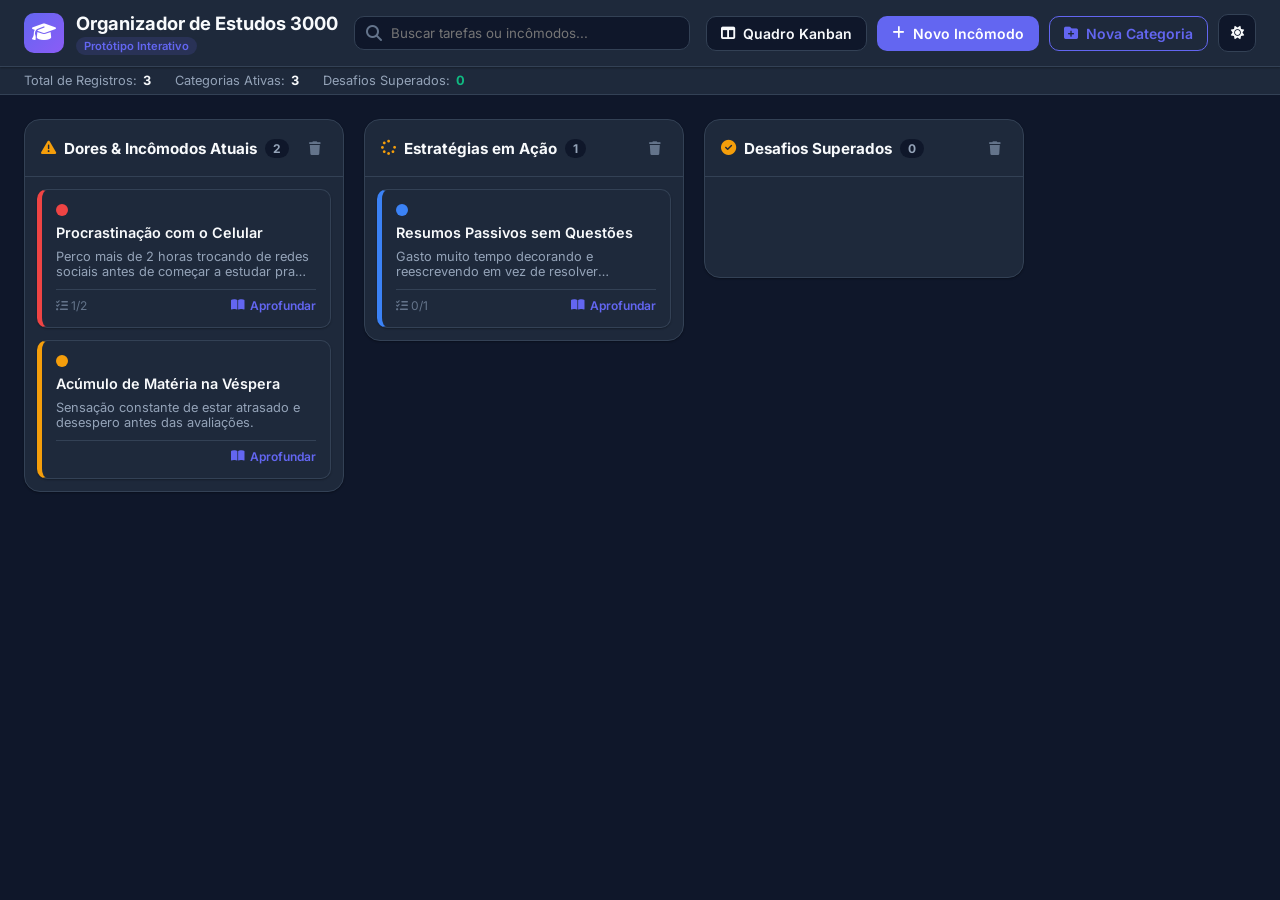
<file: index.html>
<!DOCTYPE html>
<html lang="pt-BR" data-theme="dark">
<head>
    <meta charset="UTF-8">
    <meta name="viewport" content="width=device-width, initial-scale=1.0">
    <title>Organizador de Estudos 3000</title>
    <link rel="stylesheet" href="styles.css">
    <!-- Google Fonts -->
    <link rel="preconnect" href="https://fonts.googleapis.com">
    <link rel="preconnect" href="https://fonts.gstatic.com" crossorigin>
    <link href="https://fonts.googleapis.com/css2?family=Inter:wght@400;500;600;700&display=swap" rel="stylesheet">
    <!-- FontAwesome para Ícones -->
    <link rel="stylesheet" href="https://cdnjs.cloudflare.com/ajax/libs/font-awesome/6.4.0/css/all.min.css">
</head>
<body>

    <!-- Header Principal -->
    <header class="app-header">
        <div class="header-left">
            <div class="logo-icon"><i class="fa-solid fa-graduation-cap"></i></div>
            <div>
                <h1 class="app-title">Organizador de Estudos 3000</h1>
                <span class="app-badge">Protótipo Interativo</span>
            </div>
        </div>

        <div class="header-center">
            <div class="search-box">
                <i class="fa-solid fa-magnifying-glass search-icon"></i>
                <input type="text" id="searchInput" placeholder="Buscar tarefas ou incômodos...">
            </div>
        </div>

        <div class="header-right">
            <button id="viewToggleBtn" class="btn btn-secondary" title="Alternar Visualização">
                <i class="fa-solid fa-table-columns"></i> <span>Quadro Kanban</span>
            </button>
            <button id="addCardBtn" class="btn btn-primary">
                <i class="fa-solid fa-plus"></i> Novo Incômodo
            </button>
            <button id="addColumnBtn" class="btn btn-outline">
                <i class="fa-solid fa-folder-plus"></i> Nova Categoria
            </button>
            <button id="themeToggleBtn" class="btn-theme" title="Alternar Tema">
                <i class="fa-solid fa-sun icon-sun"></i>
                <i class="fa-solid fa-moon icon-moon"></i>
            </button>
        </div>
    </header>

    <!-- Barra de Métricas Rápidas -->
    <div class="stats-bar">
        <div class="stat-item">
            <span class="stat-label">Total de Registros:</span>
            <span class="stat-value" id="totalCardsCount">0</span>
        </div>
        <div class="stat-item">
            <span class="stat-label">Categorias Ativas:</span>
            <span class="stat-value" id="totalColsCount">0</span>
        </div>
        <div class="stat-item">
            <span class="stat-label">Desafios Superados:</span>
            <span class="stat-value text-success" id="resolvedCardsCount">0</span>
        </div>
    </div>

    <!-- Conteúdo Principal (Visões) -->
    <main class="main-content">
        <!-- Visualização 1: Quadro Kanban -->
        <section id="kanbanView" class="view-section active">
            <div class="kanban-board" id="kanbanBoard">
                <!-- Colunas serão renderizadas via JS -->
            </div>
        </section>

        <!-- Visualização 2: Lousa de Anotações e Desenhos Livres -->
        <section id="whiteboardView" class="view-section">
            <div class="whiteboard-toolbar">
                <div class="tool-group">
                    <button id="wbToolPencil" class="wb-tool active" title="Lápis"><i class="fa-solid fa-pen"></i></button>
                    <button id="wbToolEraser" class="wb-tool" title="Borracha"><i class="fa-solid fa-eraser"></i></button>
                    <input type="color" id="wbColorPicker" value="#6366f1" title="Cor do Lápis">
                    <input type="range" id="wbBrushSize" min="2" max="30" value="4" title="Espessura">
                </div>
                <div class="tool-group">
                    <button id="addStickyNoteBtn" class="btn btn-secondary btn-sm"><i class="fa-solid fa-note-sticky"></i> + Lembrete</button>
                    <button id="clearWbBtn" class="btn btn-danger btn-sm"><i class="fa-solid fa-trash"></i> Limpar Lousa</button>
                </div>
            </div>
            <div class="whiteboard-container" id="whiteboardContainer">
                <canvas id="globalCanvas"></canvas>
                <!-- Notas Adesivas Dinâmicas -->
                <div id="stickyNotesContainer"></div>
            </div>
        </section>
    </main>

    <!-- MODAL: Detalhes do Card / Editar Anotações e Desenho -->
    <div class="modal-backdrop" id="cardDetailModal">
        <div class="modal-container modal-lg">
            <div class="modal-header">
                <div class="modal-title-wrapper">
                    <span class="card-tag-preview" id="modalTagPreview"></span>
                    <h2 contenteditable="true" id="modalCardTitle" class="editable-title" title="Clique para editar o título">Título do Card</h2>
                </div>
                <button class="modal-close" id="closeDetailModalBtn">&times;</button>
            </div>

            <div class="modal-tabs">
                <button class="tab-btn active" data-tab="tab-notes"><i class="fa-solid fa-align-left"></i> Anotações & Estratégia</button>
                <button class="tab-btn" data-tab="tab-draw"><i class="fa-solid fa-paint-brush"></i> Quadro de Desenho</button>
                <button class="tab-btn" data-tab="tab-tasks"><i class="fa-solid fa-list-check"></i> Checklist</button>
                <button class="tab-btn" data-tab="tab-style"><i class="fa-solid fa-palette"></i> Personalizar Cor</button>
            </div>

            <div class="modal-body">
                <!-- Tab 1: Anotações -->
                <div class="tab-content active" id="tab-notes">
                    <div class="form-group">
                        <label><i class="fa-solid fa-triangle-exclamation text-warning"></i> Qual é a dor ou incômodo real?</label>
                        <textarea id="modalCardDescription" rows="4" placeholder="Descreva como isso afeta sua rotina de estudos..."></textarea>
                    </div>
                    <div class="form-group">
                        <label><i class="fa-solid fa-lightbulb text-success"></i> Solução / Estratégia Recomendada</label>
                        <textarea id="modalCardSolution" rows="4" placeholder="Passos para contornar esse problema..."></textarea>
                    </div>
                </div>

                <!-- Tab 2: Quadro de Desenho Interno -->
                <div class="tab-content" id="tab-draw">
                    <div class="canvas-controls">
                        <button id="cardToolPencil" class="wb-tool active" title="Lápis"><i class="fa-solid fa-pen"></i></button>
                        <button id="cardToolEraser" class="wb-tool" title="Borracha"><i class="fa-solid fa-eraser"></i></button>
                        <input type="color" id="cardCanvasColor" value="#6366f1">
                        <input type="range" id="cardCanvasSize" min="2" max="20" value="4">
                        <button id="clearCardCanvasBtn" class="btn btn-outline btn-sm"><i class="fa-solid fa-rotate-left"></i> Limpar</button>
                    </div>
                    <div class="card-canvas-wrapper">
                        <canvas id="cardCanvas" width="600" height="300"></canvas>
                    </div>
                </div>

                <!-- Tab 3: Checklist -->
                <div class="tab-content" id="tab-tasks">
                    <div class="checklist-input-group">
                        <input type="text" id="newSubtaskInput" placeholder="Adicionar nova sub-tarefa...">
                        <button id="addSubtaskBtn" class="btn btn-primary"><i class="fa-solid fa-plus"></i></button>
                    </div>
                    <ul class="checklist-items" id="modalChecklist"></ul>
                </div>

                <!-- Tab 4: Estilo e Cor -->
                <div class="tab-content" id="tab-style">
                    <label class="mb-2 block">Selecione a cor de destaque para este card:</label>
                    <div class="color-picker-grid">
                        <button class="color-opt" style="background: #ef4444;" data-color="#ef4444"></button>
                        <button class="color-opt" style="background: #f59e0b;" data-color="#f59e0b"></button>
                        <button class="color-opt" style="background: #10b981;" data-color="#10b981"></button>
                        <button class="color-opt" style="background: #3b82f6;" data-color="#3b82f6"></button>
                        <button class="color-opt" style="background: #6366f1;" data-color="#6366f1"></button>
                        <button class="color-opt" style="background: #8b5cf6;" data-color="#8b5cf6"></button>
                        <button class="color-opt" style="background: #ec4899;" data-color="#ec4899"></button>
                        <button class="color-opt" style="background: #64748b;" data-color="#64748b"></button>
                    </div>
                </div>
            </div>

            <div class="modal-footer">
                <button class="btn btn-danger" id="deleteCardBtn"><i class="fa-solid fa-trash"></i> Excluir Card</button>
                <button class="btn btn-primary" id="saveCardDetailBtn"><i class="fa-solid fa-floppy-disk"></i> Salvar Alterações</button>
            </div>
        </div>
    </div>

    <!-- MODAL: Criar Novo Card -->
    <div class="modal-backdrop" id="newCardModal">
        <div class="modal-container">
            <div class="modal-header">
                <h2><i class="fa-solid fa-plus-circle"></i> Novo Incômodo de Estudo</h2>
                <button class="modal-close" id="closeNewCardModalBtn">&times;</button>
            </div>
            <div class="modal-body">
                <div class="form-group">
                    <label>Título do Desafio / Incômodo *</label>
                    <input type="text" id="newCardTitle" placeholder="Ex: Procrastinação com redes sociais" required>
                </div>
                <div class="form-group">
                    <label>Categoria Inicial</label>
                    <select id="newCardCategory"></select>
                </div>
                <div class="form-group">
                    <label>Descrição do Problema</label>
                    <textarea id="newCardDesc" rows="3" placeholder="O que costuma acontecer e como atrapalha?"></textarea>
                </div>
                <div class="form-group">
                    <label>Cor do Card</label>
                    <div class="color-picker-grid" id="newCardColorGrid">
                        <button type="button" class="color-opt selected" style="background: #ef4444;" data-color="#ef4444"></button>
                        <button type="button" class="color-opt" style="background: #f59e0b;" data-color="#f59e0b"></button>
                        <button type="button" class="color-opt" style="background: #10b981;" data-color="#10b981"></button>
                        <button type="button" class="color-opt" style="background: #3b82f6;" data-color="#3b82f6"></button>
                        <button type="button" class="color-opt" style="background: #6366f1;" data-color="#6366f1"></button>
                        <button type="button" class="color-opt" style="background: #8b5cf6;" data-color="#8b5cf6"></button>
                    </div>
                </div>
            </div>
            <div class="modal-footer">
                <button class="btn btn-secondary" id="cancelNewCardBtn">Cancelar</button>
                <button class="btn btn-primary" id="confirmNewCardBtn">Criar Incômodo</button>
            </div>
        </div>
    </div>

    <!-- MODAL: Criar Nova Categoria -->
    <div class="modal-backdrop" id="newColumnModal">
        <div class="modal-container">
            <div class="modal-header">
                <h2><i class="fa-solid fa-folder-plus"></i> Nova Categoria</h2>
                <button class="modal-close" id="closeNewColModalBtn">&times;</button>
            </div>
            <div class="modal-body">
                <div class="form-group">
                    <label>Nome da Categoria *</label>
                    <input type="text" id="newColTitle" placeholder="Ex: Revisões Pendentes, Ideias de Projetos..." required>
                </div>
                <div class="form-group">
                    <label>Ícone Representativo</label>
                    <select id="newColIcon">
                        <option value="fa-list-check">📋 Lista de Tarefas</option>
                        <option value="fa-brain">🧠 Mental / Foco</option>
                        <option value="fa-clock">⏰ Tempo / Prazos</option>
                        <option value="fa-book-open">📖 Leitura / Livros</option>
                        <option value="fa-fire">🔥 Prioridade Alta</option>
                        <option value="fa-lightbulb">💡 Ideias & Estratégias</option>
                        <option value="fa-check-double">✅ Concluído</option>
                    </select>
                </div>
            </div>
            <div class="modal-footer">
                <button class="btn btn-secondary" id="cancelNewColBtn">Cancelar</button>
                <button class="btn btn-primary" id="confirmNewColBtn">Criar Categoria</button>
            </div>
        </div>
    </div>

    <script src="script.js"></script>
</body>
</html>
</file>
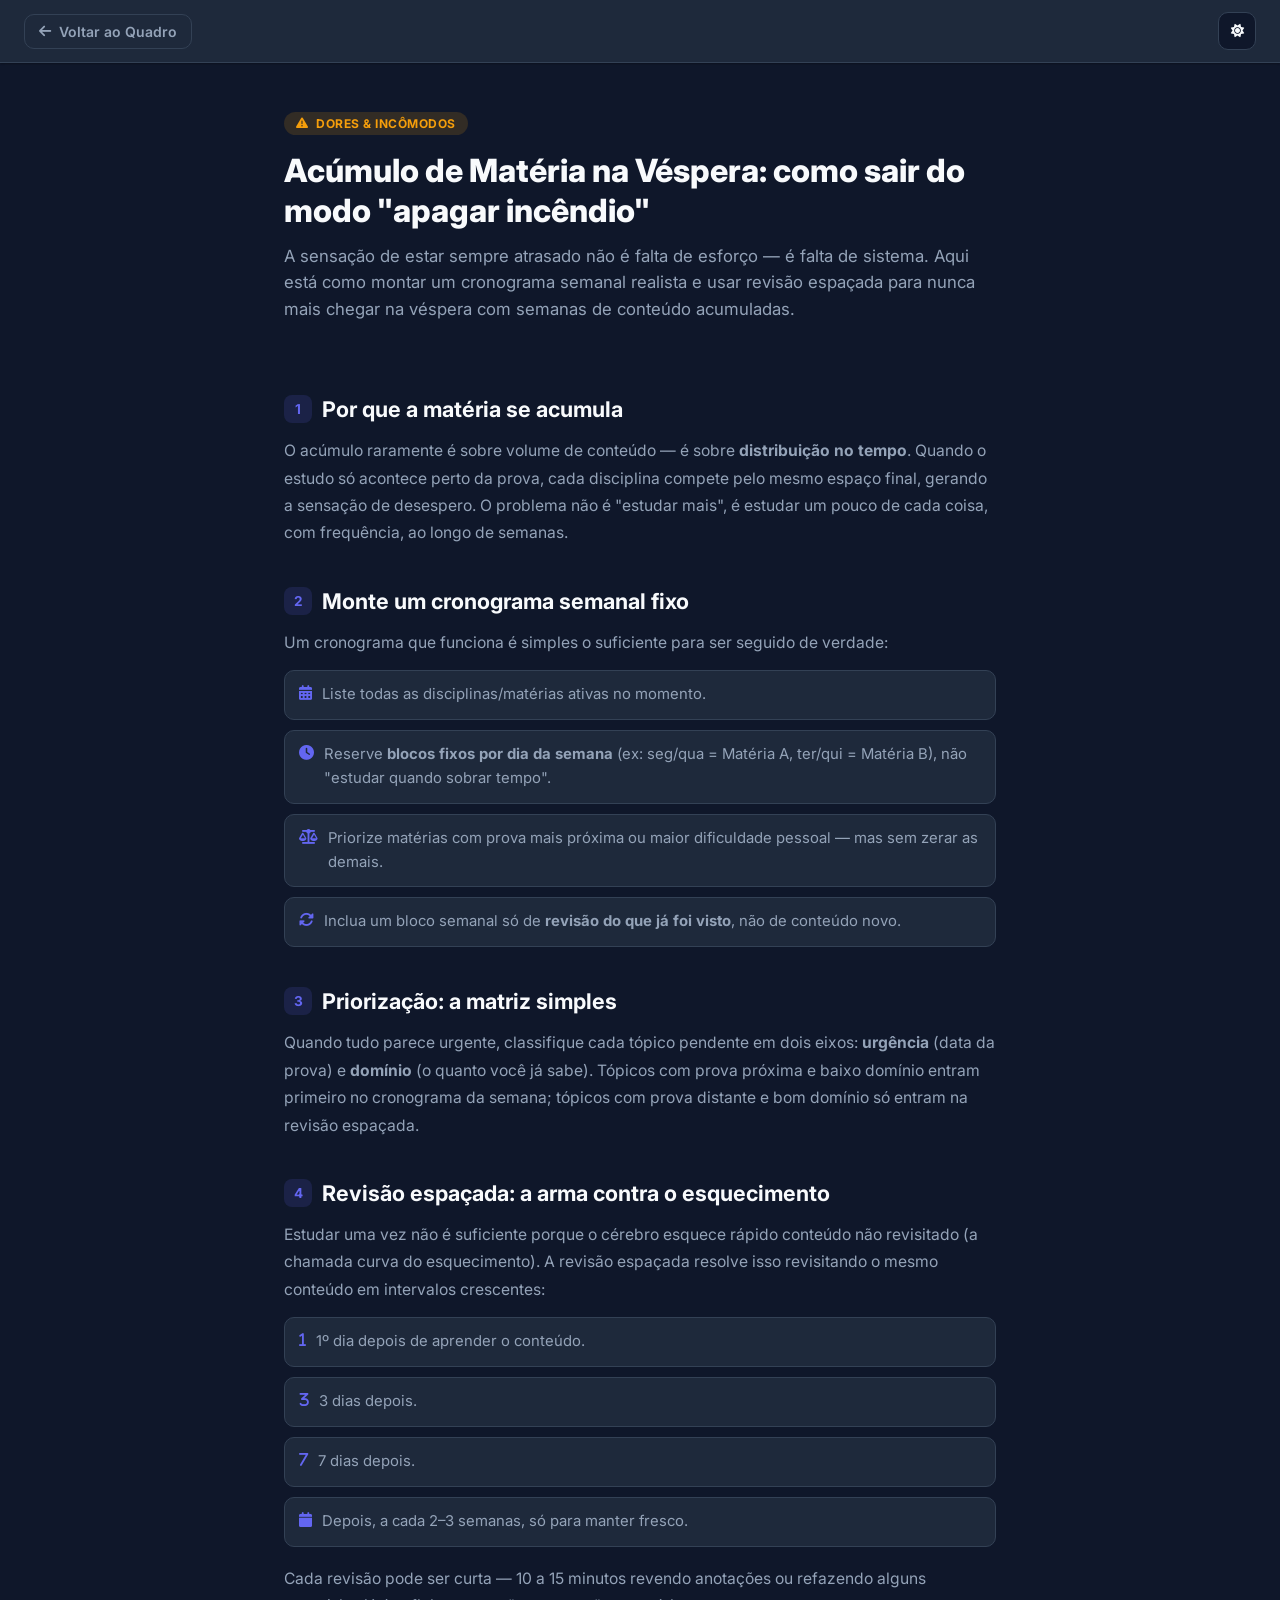
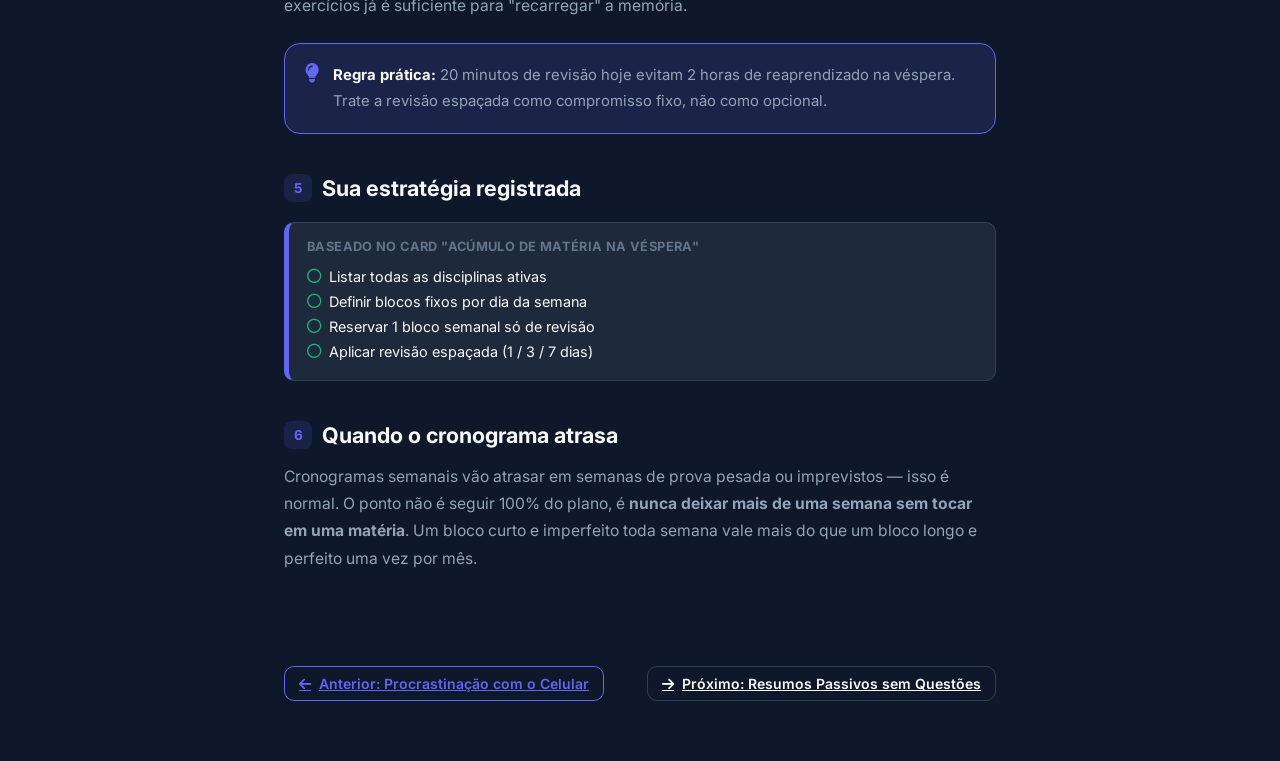
<file: paginas/acumulo-materia.html>
<!DOCTYPE html>
<html lang="pt-BR" data-theme="dark">
<head>
    <meta charset="UTF-8">
    <meta name="viewport" content="width=device-width, initial-scale=1.0">
    <title>Acúmulo de Matéria na Véspera | Organizador de Estudos 3000</title>
    <link rel="stylesheet" href="../styles.css">
    <link rel="stylesheet" href="artigo.css">
    <link rel="preconnect" href="https://fonts.googleapis.com">
    <link rel="preconnect" href="https://fonts.gstatic.com" crossorigin>
    <link href="https://fonts.googleapis.com/css2?family=Inter:wght@400;500;600;700;800&display=swap" rel="stylesheet">
    <link rel="stylesheet" href="https://cdnjs.cloudflare.com/ajax/libs/font-awesome/6.4.0/css/all.min.css">
</head>
<body>

    <header class="article-header">
        <a href="../index.html" class="back-link"><i class="fa-solid fa-arrow-left"></i> Voltar ao Quadro</a>
        <button id="themeToggleBtn" class="btn-theme" title="Alternar Tema">
            <i class="fa-solid fa-sun icon-sun"></i>
            <i class="fa-solid fa-moon icon-moon"></i>
        </button>
    </header>

    <main>
        <section class="article-hero">
            <span class="article-tag" style="background-color: rgba(245,158,11,0.15); color:#f59e0b;">
                <i class="fa-solid fa-triangle-exclamation"></i> Dores & Incômodos
            </span>
            <h1>Acúmulo de Matéria na Véspera: como sair do modo "apagar incêndio"</h1>
            <p class="article-lede">
                A sensação de estar sempre atrasado não é falta de esforço — é falta de sistema. Aqui está como montar um cronograma semanal realista e usar revisão espaçada para nunca mais chegar na véspera com semanas de conteúdo acumuladas.
            </p>
        </section>

        <div class="article-body">

            <h2><span class="num">1</span> Por que a matéria se acumula</h2>
            <p>
                O acúmulo raramente é sobre volume de conteúdo — é sobre <strong>distribuição no tempo</strong>. Quando o estudo só acontece perto da prova, cada disciplina compete pelo mesmo espaço final, gerando a sensação de desespero. O problema não é "estudar mais", é estudar um pouco de cada coisa, com frequência, ao longo de semanas.
            </p>

            <h2><span class="num">2</span> Monte um cronograma semanal fixo</h2>
            <p>Um cronograma que funciona é simples o suficiente para ser seguido de verdade:</p>
            <ul>
                <li><i class="fa-solid fa-calendar-days"></i> <span>Liste todas as disciplinas/matérias ativas no momento.</span></li>
                <li><i class="fa-solid fa-clock"></i> <span>Reserve <strong>blocos fixos por dia da semana</strong> (ex: seg/qua = Matéria A, ter/qui = Matéria B), não "estudar quando sobrar tempo".</span></li>
                <li><i class="fa-solid fa-scale-balanced"></i> <span>Priorize matérias com prova mais próxima ou maior dificuldade pessoal — mas sem zerar as demais.</span></li>
                <li><i class="fa-solid fa-rotate"></i> <span>Inclua um bloco semanal só de <strong>revisão do que já foi visto</strong>, não de conteúdo novo.</span></li>
            </ul>

            <h2><span class="num">3</span> Priorização: a matriz simples</h2>
            <p>Quando tudo parece urgente, classifique cada tópico pendente em dois eixos: <strong>urgência</strong> (data da prova) e <strong>domínio</strong> (o quanto você já sabe). Tópicos com prova próxima e baixo domínio entram primeiro no cronograma da semana; tópicos com prova distante e bom domínio só entram na revisão espaçada.</p>

            <h2><span class="num">4</span> Revisão espaçada: a arma contra o esquecimento</h2>
            <p>
                Estudar uma vez não é suficiente porque o cérebro esquece rápido conteúdo não revisitado (a chamada curva do esquecimento). A revisão espaçada resolve isso revisitando o mesmo conteúdo em intervalos crescentes:
            </p>
            <ul>
                <li><i class="fa-solid fa-1"></i> <span>1º dia depois de aprender o conteúdo.</span></li>
                <li><i class="fa-solid fa-3"></i> <span>3 dias depois.</span></li>
                <li><i class="fa-solid fa-7"></i> <span>7 dias depois.</span></li>
                <li><i class="fa-solid fa-calendar"></i> <span>Depois, a cada 2–3 semanas, só para manter fresco.</span></li>
            </ul>
            <p>Cada revisão pode ser curta — 10 a 15 minutos revendo anotações ou refazendo alguns exercícios já é suficiente para "recarregar" a memória.</p>

            <div class="tip-box">
                <i class="fa-solid fa-lightbulb"></i>
                <p><strong>Regra prática:</strong> 20 minutos de revisão hoje evitam 2 horas de reaprendizado na véspera. Trate a revisão espaçada como compromisso fixo, não como opcional.</p>
            </div>

            <h2><span class="num">5</span> Sua estratégia registrada</h2>
            <div class="checklist-preview">
                <div class="cp-title">Baseado no card "Acúmulo de Matéria na Véspera"</div>
                <div class="cp-item"><i class="fa-regular fa-circle"></i> Listar todas as disciplinas ativas</div>
                <div class="cp-item"><i class="fa-regular fa-circle"></i> Definir blocos fixos por dia da semana</div>
                <div class="cp-item"><i class="fa-regular fa-circle"></i> Reservar 1 bloco semanal só de revisão</div>
                <div class="cp-item"><i class="fa-regular fa-circle"></i> Aplicar revisão espaçada (1 / 3 / 7 dias)</div>
            </div>

            <h2><span class="num">6</span> Quando o cronograma atrasa</h2>
            <p>
                Cronogramas semanais vão atrasar em semanas de prova pesada ou imprevistos — isso é normal. O ponto não é seguir 100% do plano, é <strong>nunca deixar mais de uma semana sem tocar em uma matéria</strong>. Um bloco curto e imperfeito toda semana vale mais do que um bloco longo e perfeito uma vez por mês.
            </p>
        </div>

        <nav class="article-footer-nav">
            <a href="procrastinacao-celular.html" class="btn btn-outline"><i class="fa-solid fa-arrow-left"></i> Anterior: Procrastinação com o Celular</a>
            <a href="resumos-passivos.html" class="btn btn-secondary"><i class="fa-solid fa-arrow-right"></i> Próximo: Resumos Passivos sem Questões</a>
        </nav>
    </main>

    <script>
        (function() {
            const saved = localStorage.getItem('estudos3000_state');
            let theme = 'dark';
            if (saved) {
                try { theme = JSON.parse(saved).theme || 'dark'; } catch(e) {}
            }
            document.documentElement.setAttribute('data-theme', theme);
            document.getElementById('themeToggleBtn').addEventListener('click', () => {
                const current = document.documentElement.getAttribute('data-theme');
                const next = current === 'dark' ? 'light' : 'dark';
                document.documentElement.setAttribute('data-theme', next);
                if (saved) {
                    try {
                        const state = JSON.parse(saved);
                        state.theme = next;
                        localStorage.setItem('estudos3000_state', JSON.stringify(state));
                    } catch(e) {}
                }
            });
        })();
    </script>
</body>
</html>
</file>
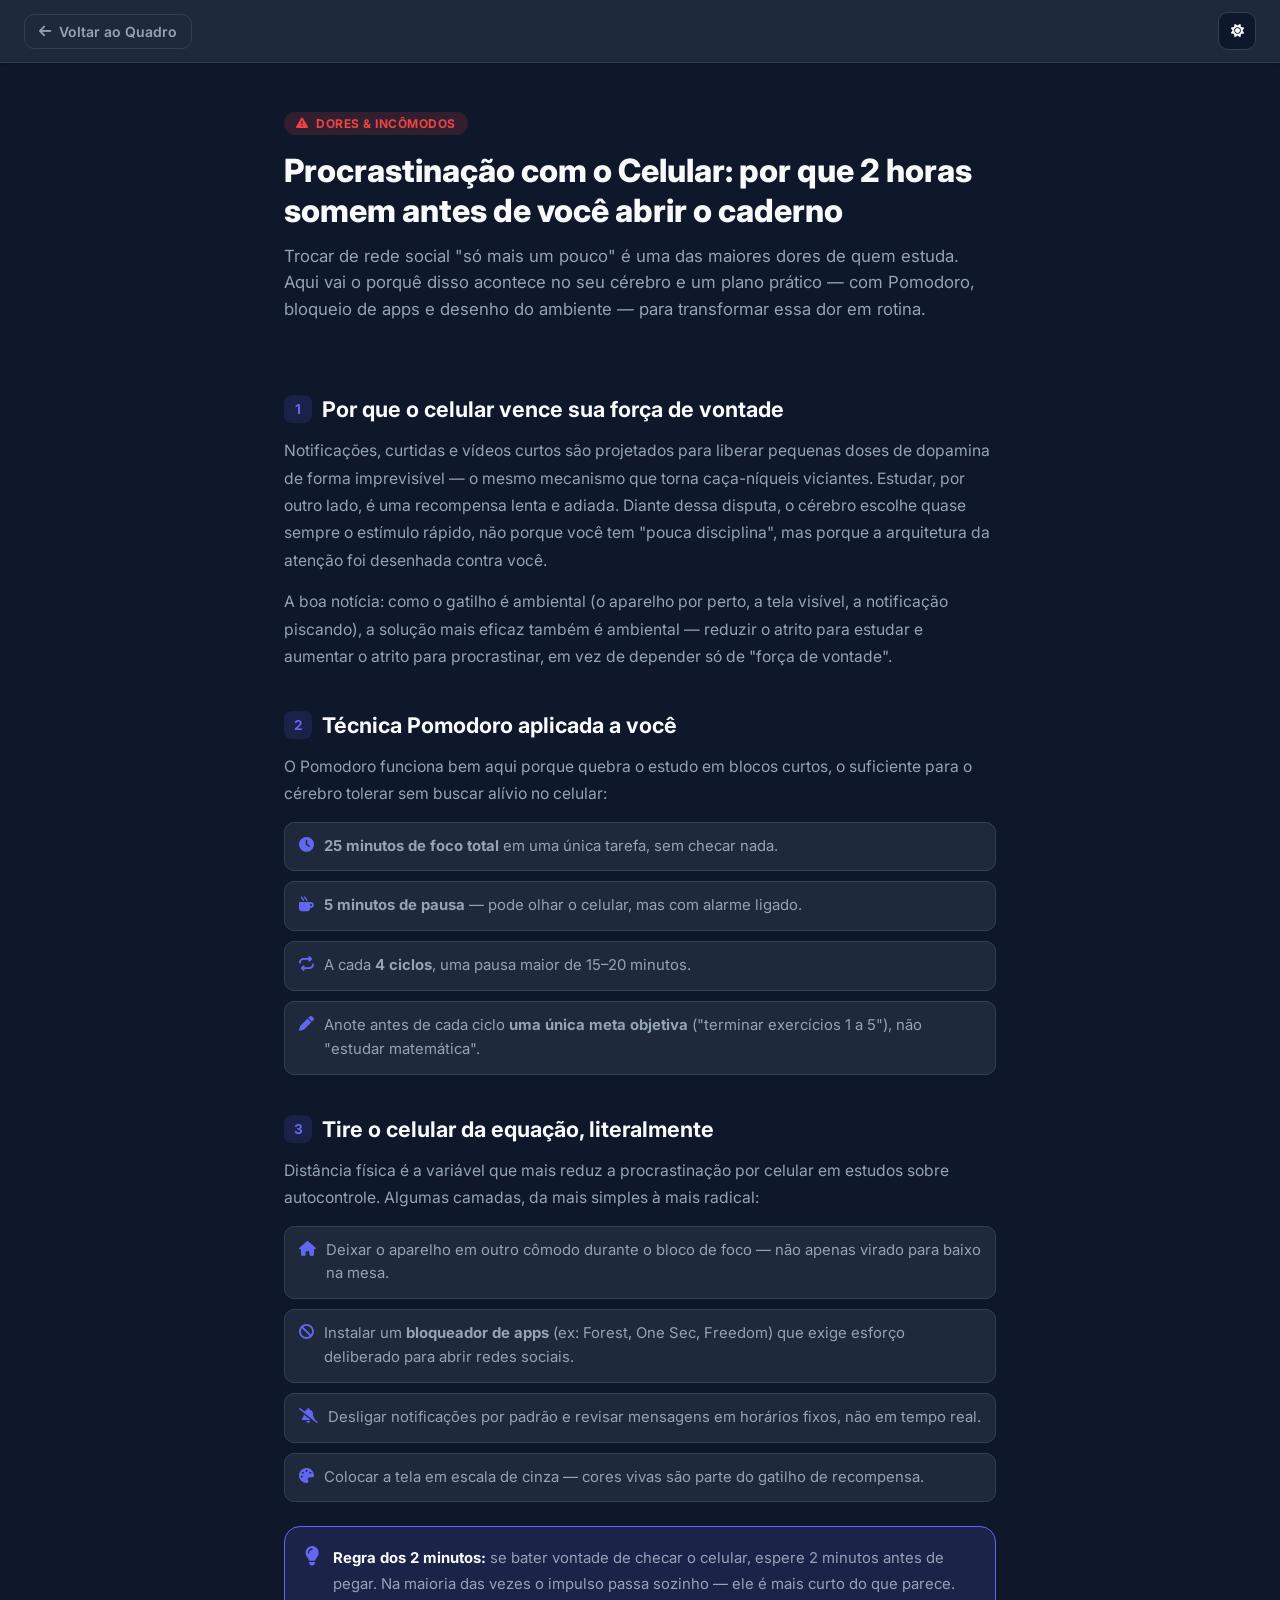
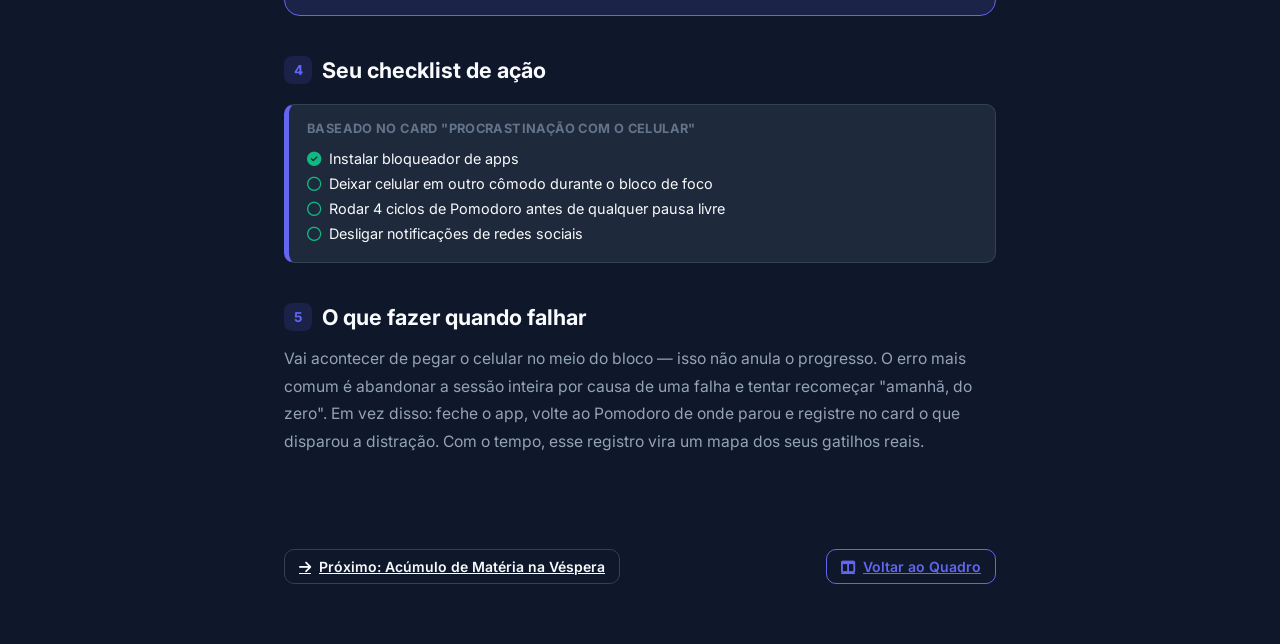
<file: paginas/procrastinacao-celular.html>
<!DOCTYPE html>
<html lang="pt-BR" data-theme="dark">
<head>
    <meta charset="UTF-8">
    <meta name="viewport" content="width=device-width, initial-scale=1.0">
    <title>Procrastinação com o Celular | Organizador de Estudos 3000</title>
    <link rel="stylesheet" href="../styles.css">
    <link rel="stylesheet" href="artigo.css">
    <link rel="preconnect" href="https://fonts.googleapis.com">
    <link rel="preconnect" href="https://fonts.gstatic.com" crossorigin>
    <link href="https://fonts.googleapis.com/css2?family=Inter:wght@400;500;600;700;800&display=swap" rel="stylesheet">
    <link rel="stylesheet" href="https://cdnjs.cloudflare.com/ajax/libs/font-awesome/6.4.0/css/all.min.css">
</head>
<body>

    <header class="article-header">
        <a href="../index.html" class="back-link"><i class="fa-solid fa-arrow-left"></i> Voltar ao Quadro</a>
        <button id="themeToggleBtn" class="btn-theme" title="Alternar Tema">
            <i class="fa-solid fa-sun icon-sun"></i>
            <i class="fa-solid fa-moon icon-moon"></i>
        </button>
    </header>

    <main>
        <section class="article-hero">
            <span class="article-tag" style="background-color: rgba(239,68,68,0.15); color:#ef4444;">
                <i class="fa-solid fa-triangle-exclamation"></i> Dores & Incômodos
            </span>
            <h1>Procrastinação com o Celular: por que 2 horas somem antes de você abrir o caderno</h1>
            <p class="article-lede">
                Trocar de rede social "só mais um pouco" é uma das maiores dores de quem estuda. Aqui vai o porquê disso acontece no seu cérebro e um plano prático — com Pomodoro, bloqueio de apps e desenho do ambiente — para transformar essa dor em rotina.
            </p>
        </section>

        <div class="article-body">

            <h2><span class="num">1</span> Por que o celular vence sua força de vontade</h2>
            <p>
                Notificações, curtidas e vídeos curtos são projetados para liberar pequenas doses de dopamina de forma imprevisível — o mesmo mecanismo que torna caça-níqueis viciantes. Estudar, por outro lado, é uma recompensa lenta e adiada. Diante dessa disputa, o cérebro escolhe quase sempre o estímulo rápido, não porque você tem "pouca disciplina", mas porque a arquitetura da atenção foi desenhada contra você.
            </p>
            <p>
                A boa notícia: como o gatilho é ambiental (o aparelho por perto, a tela visível, a notificação piscando), a solução mais eficaz também é ambiental — reduzir o atrito para estudar e aumentar o atrito para procrastinar, em vez de depender só de "força de vontade".
            </p>

            <h2><span class="num">2</span> Técnica Pomodoro aplicada a você</h2>
            <p>O Pomodoro funciona bem aqui porque quebra o estudo em blocos curtos, o suficiente para o cérebro tolerar sem buscar alívio no celular:</p>
            <ul>
                <li><i class="fa-solid fa-clock"></i> <span><strong>25 minutos de foco total</strong> em uma única tarefa, sem checar nada.</span></li>
                <li><i class="fa-solid fa-mug-hot"></i> <span><strong>5 minutos de pausa</strong> — pode olhar o celular, mas com alarme ligado.</span></li>
                <li><i class="fa-solid fa-repeat"></i> <span>A cada <strong>4 ciclos</strong>, uma pausa maior de 15–20 minutos.</span></li>
                <li><i class="fa-solid fa-pen"></i> <span>Anote antes de cada ciclo <strong>uma única meta objetiva</strong> ("terminar exercícios 1 a 5"), não "estudar matemática".</span></li>
            </ul>

            <h2><span class="num">3</span> Tire o celular da equação, literalmente</h2>
            <p>Distância física é a variável que mais reduz a procrastinação por celular em estudos sobre autocontrole. Algumas camadas, da mais simples à mais radical:</p>
            <ul>
                <li><i class="fa-solid fa-house"></i> <span>Deixar o aparelho em outro cômodo durante o bloco de foco — não apenas virado para baixo na mesa.</span></li>
                <li><i class="fa-solid fa-ban"></i> <span>Instalar um <strong>bloqueador de apps</strong> (ex: Forest, One Sec, Freedom) que exige esforço deliberado para abrir redes sociais.</span></li>
                <li><i class="fa-solid fa-bell-slash"></i> <span>Desligar notificações por padrão e revisar mensagens em horários fixos, não em tempo real.</span></li>
                <li><i class="fa-solid fa-palette"></i> <span>Colocar a tela em escala de cinza — cores vivas são parte do gatilho de recompensa.</span></li>
            </ul>

            <div class="tip-box">
                <i class="fa-solid fa-lightbulb"></i>
                <p><strong>Regra dos 2 minutos:</strong> se bater vontade de checar o celular, espere 2 minutos antes de pegar. Na maioria das vezes o impulso passa sozinho — ele é mais curto do que parece.</p>
            </div>

            <h2><span class="num">4</span> Seu checklist de ação</h2>
            <div class="checklist-preview">
                <div class="cp-title">Baseado no card "Procrastinação com o Celular"</div>
                <div class="cp-item"><i class="fa-solid fa-circle-check"></i> Instalar bloqueador de apps</div>
                <div class="cp-item"><i class="fa-regular fa-circle"></i> Deixar celular em outro cômodo durante o bloco de foco</div>
                <div class="cp-item"><i class="fa-regular fa-circle"></i> Rodar 4 ciclos de Pomodoro antes de qualquer pausa livre</div>
                <div class="cp-item"><i class="fa-regular fa-circle"></i> Desligar notificações de redes sociais</div>
            </div>

            <h2><span class="num">5</span> O que fazer quando falhar</h2>
            <p>
                Vai acontecer de pegar o celular no meio do bloco — isso não anula o progresso. O erro mais comum é abandonar a sessão inteira por causa de uma falha e tentar recomeçar "amanhã, do zero". Em vez disso: feche o app, volte ao Pomodoro de onde parou e registre no card o que disparou a distração. Com o tempo, esse registro vira um mapa dos seus gatilhos reais.
            </p>
        </div>

        <nav class="article-footer-nav">
            <a href="acumulo-materia.html" class="btn btn-secondary"><i class="fa-solid fa-arrow-right"></i> Próximo: Acúmulo de Matéria na Véspera</a>
            <a href="../index.html" class="btn btn-outline"><i class="fa-solid fa-table-columns"></i> Voltar ao Quadro</a>
        </nav>
    </main>

    <script>
        (function() {
            const saved = localStorage.getItem('estudos3000_state');
            let theme = 'dark';
            if (saved) {
                try { theme = JSON.parse(saved).theme || 'dark'; } catch(e) {}
            }
            document.documentElement.setAttribute('data-theme', theme);
            document.getElementById('themeToggleBtn').addEventListener('click', () => {
                const current = document.documentElement.getAttribute('data-theme');
                const next = current === 'dark' ? 'light' : 'dark';
                document.documentElement.setAttribute('data-theme', next);
                if (saved) {
                    try {
                        const state = JSON.parse(saved);
                        state.theme = next;
                        localStorage.setItem('estudos3000_state', JSON.stringify(state));
                    } catch(e) {}
                }
            });
        })();
    </script>
</body>
</html>
</file>
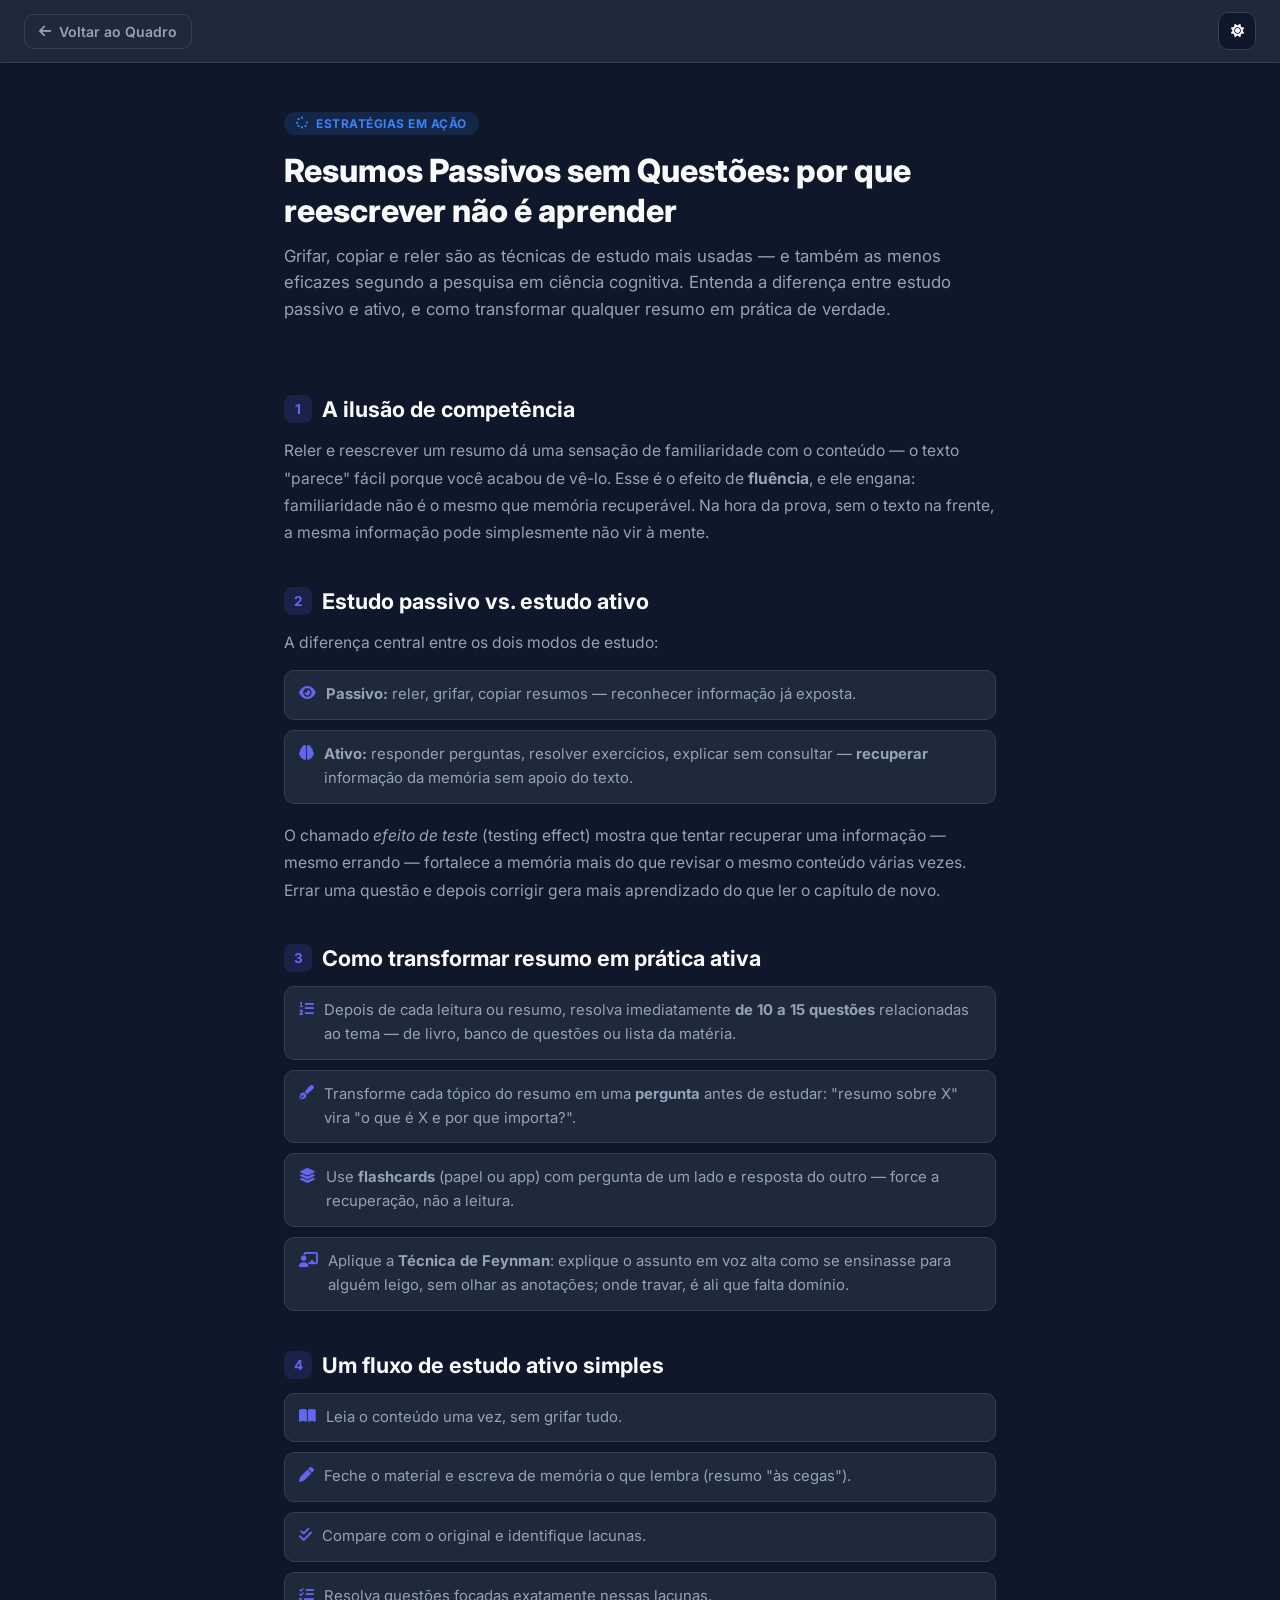
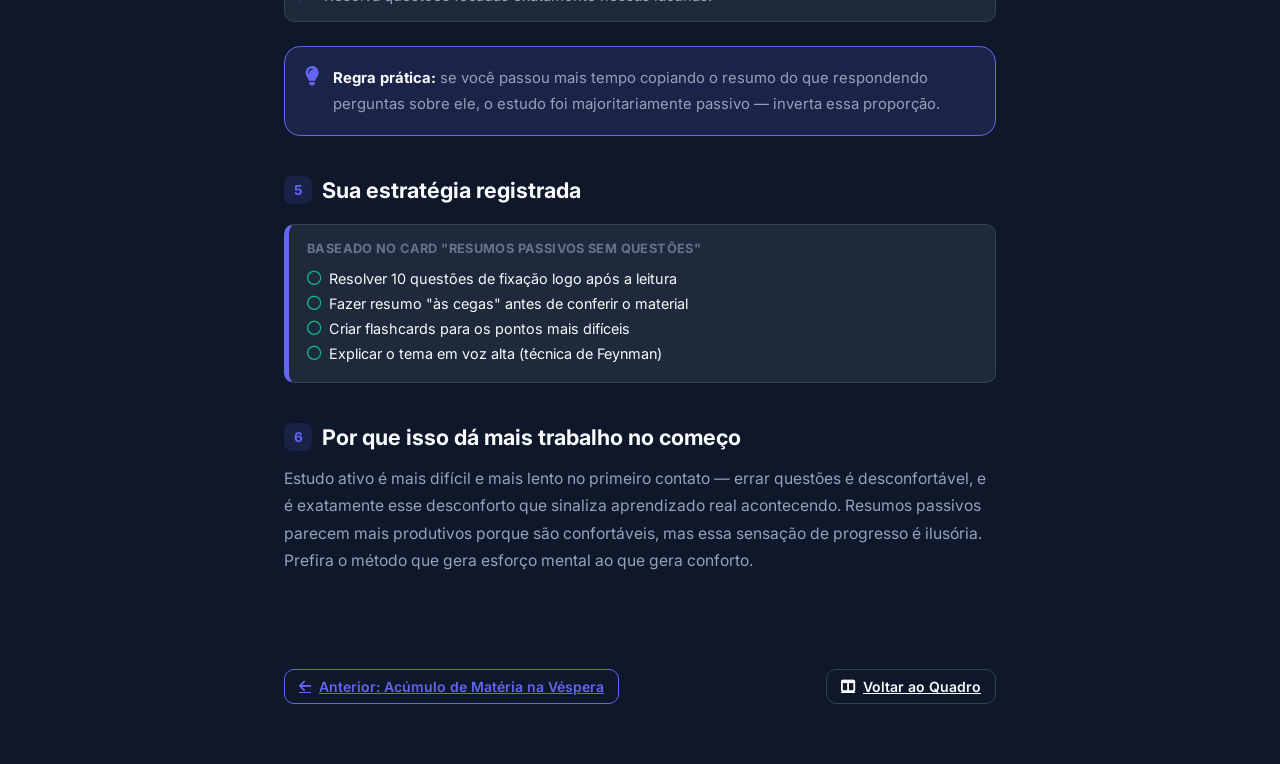
<file: paginas/resumos-passivos.html>
<!DOCTYPE html>
<html lang="pt-BR" data-theme="dark">
<head>
    <meta charset="UTF-8">
    <meta name="viewport" content="width=device-width, initial-scale=1.0">
    <title>Resumos Passivos sem Questões | Organizador de Estudos 3000</title>
    <link rel="stylesheet" href="../styles.css">
    <link rel="stylesheet" href="artigo.css">
    <link rel="preconnect" href="https://fonts.googleapis.com">
    <link rel="preconnect" href="https://fonts.gstatic.com" crossorigin>
    <link href="https://fonts.googleapis.com/css2?family=Inter:wght@400;500;600;700;800&display=swap" rel="stylesheet">
    <link rel="stylesheet" href="https://cdnjs.cloudflare.com/ajax/libs/font-awesome/6.4.0/css/all.min.css">
</head>
<body>

    <header class="article-header">
        <a href="../index.html" class="back-link"><i class="fa-solid fa-arrow-left"></i> Voltar ao Quadro</a>
        <button id="themeToggleBtn" class="btn-theme" title="Alternar Tema">
            <i class="fa-solid fa-sun icon-sun"></i>
            <i class="fa-solid fa-moon icon-moon"></i>
        </button>
    </header>

    <main>
        <section class="article-hero">
            <span class="article-tag" style="background-color: rgba(59,130,246,0.15); color:#3b82f6;">
                <i class="fa-solid fa-spinner"></i> Estratégias em Ação
            </span>
            <h1>Resumos Passivos sem Questões: por que reescrever não é aprender</h1>
            <p class="article-lede">
                Grifar, copiar e reler são as técnicas de estudo mais usadas — e também as menos eficazes segundo a pesquisa em ciência cognitiva. Entenda a diferença entre estudo passivo e ativo, e como transformar qualquer resumo em prática de verdade.
            </p>
        </section>

        <div class="article-body">

            <h2><span class="num">1</span> A ilusão de competência</h2>
            <p>
                Reler e reescrever um resumo dá uma sensação de familiaridade com o conteúdo — o texto "parece" fácil porque você acabou de vê-lo. Esse é o efeito de <strong>fluência</strong>, e ele engana: familiaridade não é o mesmo que memória recuperável. Na hora da prova, sem o texto na frente, a mesma informação pode simplesmente não vir à mente.
            </p>

            <h2><span class="num">2</span> Estudo passivo vs. estudo ativo</h2>
            <p>A diferença central entre os dois modos de estudo:</p>
            <ul>
                <li><i class="fa-solid fa-eye"></i> <span><strong>Passivo:</strong> reler, grifar, copiar resumos — reconhecer informação já exposta.</span></li>
                <li><i class="fa-solid fa-brain"></i> <span><strong>Ativo:</strong> responder perguntas, resolver exercícios, explicar sem consultar — <strong>recuperar</strong> informação da memória sem apoio do texto.</span></li>
            </ul>
            <p>
                O chamado <em>efeito de teste</em> (testing effect) mostra que tentar recuperar uma informação — mesmo errando — fortalece a memória mais do que revisar o mesmo conteúdo várias vezes. Errar uma questão e depois corrigir gera mais aprendizado do que ler o capítulo de novo.
            </p>

            <h2><span class="num">3</span> Como transformar resumo em prática ativa</h2>
            <ul>
                <li><i class="fa-solid fa-list-ol"></i> <span>Depois de cada leitura ou resumo, resolva imediatamente <strong>de 10 a 15 questões</strong> relacionadas ao tema — de livro, banco de questões ou lista da matéria.</span></li>
                <li><i class="fa-solid fa-pen-fancy"></i> <span>Transforme cada tópico do resumo em uma <strong>pergunta</strong> antes de estudar: "resumo sobre X" vira "o que é X e por que importa?".</span></li>
                <li><i class="fa-solid fa-layer-group"></i> <span>Use <strong>flashcards</strong> (papel ou app) com pergunta de um lado e resposta do outro — force a recuperação, não a leitura.</span></li>
                <li><i class="fa-solid fa-chalkboard-user"></i> <span>Aplique a <strong>Técnica de Feynman</strong>: explique o assunto em voz alta como se ensinasse para alguém leigo, sem olhar as anotações; onde travar, é ali que falta domínio.</span></li>
            </ul>

            <h2><span class="num">4</span> Um fluxo de estudo ativo simples</h2>
            <ol>
                <li><i class="fa-solid fa-book-open"></i> <span>Leia o conteúdo uma vez, sem grifar tudo.</span></li>
                <li><i class="fa-solid fa-pen"></i> <span>Feche o material e escreva de memória o que lembra (resumo "às cegas").</span></li>
                <li><i class="fa-solid fa-check-double"></i> <span>Compare com o original e identifique lacunas.</span></li>
                <li><i class="fa-solid fa-list-check"></i> <span>Resolva questões focadas exatamente nessas lacunas.</span></li>
            </ol>

            <div class="tip-box">
                <i class="fa-solid fa-lightbulb"></i>
                <p><strong>Regra prática:</strong> se você passou mais tempo copiando o resumo do que respondendo perguntas sobre ele, o estudo foi majoritariamente passivo — inverta essa proporção.</p>
            </div>

            <h2><span class="num">5</span> Sua estratégia registrada</h2>
            <div class="checklist-preview">
                <div class="cp-title">Baseado no card "Resumos Passivos sem Questões"</div>
                <div class="cp-item"><i class="fa-regular fa-circle"></i> Resolver 10 questões de fixação logo após a leitura</div>
                <div class="cp-item"><i class="fa-regular fa-circle"></i> Fazer resumo "às cegas" antes de conferir o material</div>
                <div class="cp-item"><i class="fa-regular fa-circle"></i> Criar flashcards para os pontos mais difíceis</div>
                <div class="cp-item"><i class="fa-regular fa-circle"></i> Explicar o tema em voz alta (técnica de Feynman)</div>
            </div>

            <h2><span class="num">6</span> Por que isso dá mais trabalho no começo</h2>
            <p>
                Estudo ativo é mais difícil e mais lento no primeiro contato — errar questões é desconfortável, e é exatamente esse desconforto que sinaliza aprendizado real acontecendo. Resumos passivos parecem mais produtivos porque são confortáveis, mas essa sensação de progresso é ilusória. Prefira o método que gera esforço mental ao que gera conforto.
            </p>
        </div>

        <nav class="article-footer-nav">
            <a href="acumulo-materia.html" class="btn btn-outline"><i class="fa-solid fa-arrow-left"></i> Anterior: Acúmulo de Matéria na Véspera</a>
            <a href="../index.html" class="btn btn-secondary"><i class="fa-solid fa-table-columns"></i> Voltar ao Quadro</a>
        </nav>
    </main>

    <script>
        (function() {
            const saved = localStorage.getItem('estudos3000_state');
            let theme = 'dark';
            if (saved) {
                try { theme = JSON.parse(saved).theme || 'dark'; } catch(e) {}
            }
            document.documentElement.setAttribute('data-theme', theme);
            document.getElementById('themeToggleBtn').addEventListener('click', () => {
                const current = document.documentElement.getAttribute('data-theme');
                const next = current === 'dark' ? 'light' : 'dark';
                document.documentElement.setAttribute('data-theme', next);
                if (saved) {
                    try {
                        const state = JSON.parse(saved);
                        state.theme = next;
                        localStorage.setItem('estudos3000_state', JSON.stringify(state));
                    } catch(e) {}
                }
            });
        })();
    </script>
</body>
</html>
</file>
<file: styles.css>
/* ==========================================================================
   ORGANIZADOR DE ESTUDOS 3000 - ESTILOS GERAIS & TEMAS (MÉDIO CONTRASTE)
   ========================================================================== */

:root {
    /* TEMA ESCURO (Padrão) - Médio Contraste */
    --bg-main: #0f172a;
    --bg-secondary: #1e293b;
    --bg-card: #1e293b;
    --bg-card-hover: #334155;
    --border-color: #334155;
    
    --text-primary: #f8fafc;
    --text-secondary: #94a3b8;
    --text-muted: #64748b;

    --accent-primary: #6366f1;
    --accent-primary-hover: #4f46e5;
    --accent-light: rgba(99, 102, 241, 0.15);

    --success: #10b981;
    --warning: #f59e0b;
    --danger: #ef4444;

    --shadow-sm: 0 1px 2px 0 rgba(0, 0, 0, 0.3);
    --shadow-md: 0 4px 6px -1px rgba(0, 0, 0, 0.4);
    --shadow-lg: 0 10px 15px -3px rgba(0, 0, 0, 0.5);

    --radius-sm: 6px;
    --radius-md: 10px;
    --radius-lg: 16px;

    --transition: all 0.2s cubic-bezier(0.4, 0, 0.2, 1);
}

[data-theme="light"] {
    /* TEMA CLARO - Médio Contraste */
    --bg-main: #f1f5f9;
    --bg-secondary: #ffffff;
    --bg-card: #ffffff;
    --bg-card-hover: #f8fafc;
    --border-color: #cbd5e1;

    --text-primary: #0f172a;
    --text-secondary: #475569;
    --text-muted: #94a3b8;

    --accent-primary: #4f46e5;
    --accent-primary-hover: #4338ca;
    --accent-light: rgba(79, 70, 229, 0.1);

    --shadow-sm: 0 1px 2px 0 rgba(0, 0, 0, 0.05);
    --shadow-md: 0 4px 6px -1px rgba(0, 0, 0, 0.1);
    --shadow-lg: 0 10px 15px -3px rgba(0, 0, 0, 0.1);
}

/* Reset Básico */
* {
    box-sizing: border-box;
    margin: 0;
    padding: 0;
    font-family: 'Inter', system-ui, -apple-system, sans-serif;
}

body {
    background-color: var(--bg-main);
    color: var(--text-primary);
    min-height: 100vh;
    display: flex;
    flex-direction: column;
    overflow-x: hidden;
    transition: background-color 0.3s ease, color 0.3s ease;
}

/* HEADER */
.app-header {
    background-color: var(--bg-secondary);
    border-bottom: 1px solid var(--border-color);
    padding: 12px 24px;
    display: flex;
    align-items: center;
    justify-content: space-between;
    gap: 16px;
    box-shadow: var(--shadow-sm);
    z-index: 10;
}

.header-left {
    display: flex;
    align-items: center;
    gap: 12px;
}

.logo-icon {
    width: 40px;
    height: 40px;
    background: linear-gradient(135deg, var(--accent-primary), #8b5cf6);
    color: #fff;
    border-radius: var(--radius-md);
    display: flex;
    align-items: center;
    justify-content: center;
    font-size: 1.2rem;
}

.app-title {
    font-size: 1.15rem;
    font-weight: 700;
    line-height: 1.2;
}

.app-badge {
    font-size: 0.7rem;
    background-color: var(--accent-light);
    color: var(--accent-primary);
    padding: 2px 8px;
    border-radius: 12px;
    font-weight: 600;
}

/* Busca */
.header-center {
    flex: 1;
    max-width: 400px;
}

.search-box {
    position: relative;
    width: 100%;
}

.search-icon {
    position: absolute;
    left: 12px;
    top: 50%;
    transform: translateY(-50%);
    color: var(--text-muted);
}

.search-box input {
    width: 100%;
    background-color: var(--bg-main);
    border: 1px solid var(--border-color);
    color: var(--text-primary);
    padding: 8px 12px 8px 36px;
    border-radius: var(--radius-md);
    outline: none;
    transition: var(--transition);
}

.search-box input:focus {
    border-color: var(--accent-primary);
    box-shadow: 0 0 0 3px var(--accent-light);
}

.header-right {
    display: flex;
    align-items: center;
    gap: 10px;
}

/* BOTÕES */
.btn {
    display: inline-flex;
    align-items: center;
    gap: 8px;
    padding: 8px 14px;
    border-radius: var(--radius-md);
    font-size: 0.875rem;
    font-weight: 600;
    cursor: pointer;
    border: 1px solid transparent;
    transition: var(--transition);
}

.btn-sm { padding: 4px 10px; font-size: 0.8rem; }
.btn-primary { background-color: var(--accent-primary); color: #ffffff; }
.btn-primary:hover { background-color: var(--accent-primary-hover); }

.btn-secondary { background-color: var(--bg-main); color: var(--text-primary); border-color: var(--border-color); }
.btn-secondary:hover { background-color: var(--bg-card-hover); }

.btn-outline { background-color: transparent; border-color: var(--accent-primary); color: var(--accent-primary); }
.btn-outline:hover { background-color: var(--accent-light); }

.btn-danger { background-color: rgba(239, 68, 68, 0.15); color: var(--danger); }
.btn-danger:hover { background-color: var(--danger); color: #fff; }

.btn-theme {
    width: 38px;
    height: 38px;
    border-radius: var(--radius-md);
    border: 1px solid var(--border-color);
    background-color: var(--bg-main);
    color: var(--text-primary);
    cursor: pointer;
    display: flex;
    align-items: center;
    justify-content: center;
    transition: var(--transition);
}

.btn-theme:hover { background-color: var(--bg-card-hover); }
[data-theme="dark"] .icon-sun { display: block; }
[data-theme="dark"] .icon-moon { display: none; }
[data-theme="light"] .icon-sun { display: none; }
[data-theme="light"] .icon-moon { display: block; }

/* BARRA DE ESTATÍSTICAS */
.stats-bar {
    background-color: var(--bg-secondary);
    border-bottom: 1px solid var(--border-color);
    padding: 6px 24px;
    display: flex;
    gap: 24px;
    font-size: 0.8rem;
}

.stat-item { display: flex; gap: 6px; align-items: center; }
.stat-label { color: var(--text-secondary); }
.stat-value { font-weight: 700; color: var(--text-primary); }
.text-success { color: var(--success); }
.text-warning { color: var(--warning); }

/* ÁREA DE CONTEÚDO PRINCIPAL */
.main-content {
    flex: 1;
    position: relative;
    overflow: hidden;
}

.view-section {
    display: none;
    height: 100%;
    width: 100%;
}

.view-section.active { display: block; }

/* KANBAN BOARD */
.kanban-board {
    display: flex;
    gap: 20px;
    padding: 24px;
    overflow-x: auto;
    height: calc(100vh - 120px);
    align-items: flex-start;
}

.kanban-column {
    background-color: var(--bg-secondary);
    border: 1px solid var(--border-color);
    border-radius: var(--radius-lg);
    width: 320px;
    min-width: 320px;
    max-height: 100%;
    display: flex;
    flex-direction: column;
    box-shadow: var(--shadow-sm);
}

.column-header {
    padding: 16px;
    display: flex;
    align-items: center;
    justify-content: space-between;
    border-bottom: 1px solid var(--border-color);
}

.column-title {
    font-size: 0.95rem;
    font-weight: 700;
    display: flex;
    align-items: center;
    gap: 8px;
}

.card-count {
    background-color: var(--bg-main);
    color: var(--text-secondary);
    font-size: 0.75rem;
    padding: 2px 8px;
    border-radius: 10px;
}

.column-actions { display: flex; gap: 4px; }
.btn-icon {
    background: none;
    border: none;
    color: var(--text-muted);
    cursor: pointer;
    padding: 4px 6px;
    border-radius: 4px;
}
.btn-icon:hover { color: var(--text-primary); background-color: var(--bg-main); }

.cards-container {
    padding: 12px;
    overflow-y: auto;
    flex: 1;
    display: flex;
    flex-direction: column;
    gap: 12px;
    min-height: 100px;
}

.cards-container.drag-over {
    background-color: var(--accent-light);
    border-radius: var(--radius-md);
}

/* CARD KANBAN */
.study-card {
    background-color: var(--bg-card);
    border: 1px solid var(--border-color);
    border-left: 5px solid var(--accent-primary);
    border-radius: var(--radius-md);
    padding: 14px;
    cursor: grab;
    transition: var(--transition);
    box-shadow: var(--shadow-sm);
    position: relative;
}

.study-card:hover {
    transform: translateY(-2px);
    box-shadow: var(--shadow-md);
    border-color: var(--accent-primary);
}

.study-card.dragging {
    opacity: 0.4;
    cursor: grabbing;
}

.card-header-tags {
    display: flex;
    justify-content: space-between;
    align-items: center;
    margin-bottom: 8px;
}

.card-title {
    font-size: 0.9rem;
    font-weight: 600;
    margin-bottom: 6px;
    line-height: 1.3;
}

.card-desc-snippet {
    font-size: 0.8rem;
    color: var(--text-secondary);
    display: -webkit-box;
    -webkit-line-clamp: 2;
    -webkit-box-orient: vertical;
    overflow: hidden;
    margin-bottom: 10px;
}

.card-footer-info {
    display: flex;
    align-items: center;
    gap: 12px;
    font-size: 0.75rem;
    color: var(--text-muted);
    border-top: 1px solid var(--border-color);
    padding-top: 8px;
    margin-top: 8px;
}

.deep-dive-link {
    margin-left: auto;
    display: inline-flex;
    align-items: center;
    gap: 5px;
    color: var(--accent-primary);
    text-decoration: none;
    font-weight: 600;
    transition: var(--transition);
}

.deep-dive-link:hover {
    color: var(--accent-primary-hover);
    text-decoration: underline;
}

/* LOUSA / WHITEBOARD */
.whiteboard-toolbar {
    background-color: var(--bg-secondary);
    border-bottom: 1px solid var(--border-color);
    padding: 10px 24px;
    display: flex;
    justify-content: space-between;
    align-items: center;
}

.tool-group { display: flex; align-items: center; gap: 8px; }

.wb-tool {
    width: 34px;
    height: 34px;
    border-radius: var(--radius-sm);
    border: 1px solid var(--border-color);
    background-color: var(--bg-main);
    color: var(--text-primary);
    cursor: pointer;
}
.wb-tool.active { background-color: var(--accent-primary); color: #fff; border-color: var(--accent-primary); }

.whiteboard-container {
    position: relative;
    width: 100%;
    height: calc(100vh - 170px);
    background-color: var(--bg-main);
    background-image: radial-gradient(var(--border-color) 1px, transparent 1px);
    background-size: 20px 20px;
    overflow: hidden;
}

#globalCanvas {
    position: absolute;
    top: 0;
    left: 0;
    cursor: crosshair;
}

/* STICKY NOTES */
.sticky-note {
    position: absolute;
    width: 200px;
    min-height: 150px;
    background-color: #fef08a;
    color: #1e293b;
    border-radius: var(--radius-md);
    padding: 12px;
    box-shadow: var(--shadow-md);
    cursor: move;
    z-index: 5;
    display: flex;
    flex-direction: column;
}

.sticky-header {
    display: flex;
    justify-content: flex-end;
    margin-bottom: 6px;
}

.sticky-content {
    border: none;
    background: transparent;
    resize: none;
    width: 100%;
    height: 100%;
    flex: 1;
    outline: none;
    font-size: 0.85rem;
    color: inherit;
}

/* MODAIS */
.modal-backdrop {
    position: fixed;
    top: 0;
    left: 0;
    width: 100vw;
    height: 100vh;
    background-color: rgba(0, 0, 0, 0.6);
    backdrop-filter: blur(4px);
    display: flex;
    align-items: center;
    justify-content: center;
    z-index: 100;
    opacity: 0;
    pointer-events: none;
    transition: var(--transition);
}

.modal-backdrop.active {
    opacity: 1;
    pointer-events: all;
}

.modal-container {
    background-color: var(--bg-secondary);
    border: 1px solid var(--border-color);
    border-radius: var(--radius-lg);
    width: 90%;
    max-width: 500px;
    box-shadow: var(--shadow-lg);
    display: flex;
    flex-direction: column;
    max-height: 90vh;
}

.modal-lg { max-width: 750px; }

.modal-header {
    padding: 16px 20px;
    border-bottom: 1px solid var(--border-color);
    display: flex;
    align-items: center;
    justify-content: space-between;
}

.modal-title-wrapper { display: flex; align-items: center; gap: 10px; width: 80%; }
.editable-title { border-radius: 4px; padding: 2px 6px; }
.editable-title:hover { background-color: var(--bg-main); outline: 1px dashed var(--accent-primary); }

.modal-close {
    background: none;
    border: none;
    font-size: 1.5rem;
    color: var(--text-muted);
    cursor: pointer;
}
.modal-close:hover { color: var(--text-primary); }

.modal-tabs {
    display: flex;
    border-bottom: 1px solid var(--border-color);
    background-color: var(--bg-main);
}

.tab-btn {
    flex: 1;
    padding: 10px;
    background: none;
    border: none;
    color: var(--text-secondary);
    font-size: 0.85rem;
    font-weight: 600;
    cursor: pointer;
    border-bottom: 2px solid transparent;
}

.tab-btn.active {
    color: var(--accent-primary);
    border-bottom-color: var(--accent-primary);
    background-color: var(--bg-secondary);
}

.modal-body {
    padding: 20px;
    overflow-y: auto;
    flex: 1;
}

.tab-content { display: none; }
.tab-content.active { display: block; }

.form-group { margin-bottom: 16px; }
.form-group label {
    display: block;
    font-size: 0.85rem;
    font-weight: 600;
    margin-bottom: 6px;
    color: var(--text-secondary);
}

.form-group input, .form-group textarea, .form-group select {
    width: 100%;
    background-color: var(--bg-main);
    border: 1px solid var(--border-color);
    color: var(--text-primary);
    padding: 10px;
    border-radius: var(--radius-md);
    outline: none;
}

.modal-footer {
    padding: 16px 20px;
    border-top: 1px solid var(--border-color);
    display: flex;
    justify-content: space-between;
    align-items: center;
}

/* CANVAS DENTRO DO MODAL */
.canvas-controls {
    display: flex;
    gap: 10px;
    align-items: center;
    margin-bottom: 10px;
}

.card-canvas-wrapper {
    border: 1px solid var(--border-color);
    border-radius: var(--radius-md);
    background-color: #ffffff;
    display: flex;
    justify-content: center;
}

#cardCanvas { cursor: crosshair; }

/* CHECKLIST */
.checklist-input-group { display: flex; gap: 8px; margin-bottom: 12px; }
.checklist-items { list-style: none; display: flex; flex-direction: column; gap: 8px; }
.checklist-item {
    display: flex;
    align-items: center;
    gap: 10px;
    background-color: var(--bg-main);
    padding: 8px 12px;
    border-radius: var(--radius-sm);
}

.checklist-item.completed span { text-decoration: line-through; color: var(--text-muted); }

/* SELETOR DE CORES */
.color-picker-grid { display: flex; gap: 10px; }
.color-opt {
    width: 32px;
    height: 32px;
    border-radius: 50%;
    border: 2px solid transparent;
    cursor: pointer;
}
.color-opt.selected { border-color: var(--text-primary); transform: scale(1.1); }
.card-tag-preview { width: 12px; height: 12px; border-radius: 50%; display: inline-block; }
</file>
<file: paginas/artigo.css>
/* ==========================================================================
   ESTILOS COMPLEMENTARES - PÁGINAS DE APROFUNDAMENTO
   Reaproveita as variáveis de tema definidas em ../styles.css
   ========================================================================== */

.article-header {
    background-color: var(--bg-secondary);
    border-bottom: 1px solid var(--border-color);
    padding: 12px 24px;
    display: flex;
    align-items: center;
    justify-content: space-between;
    gap: 16px;
    box-shadow: var(--shadow-sm);
}

.back-link {
    display: inline-flex;
    align-items: center;
    gap: 8px;
    color: var(--text-secondary);
    text-decoration: none;
    font-size: 0.875rem;
    font-weight: 600;
    padding: 8px 14px;
    border-radius: var(--radius-md);
    border: 1px solid var(--border-color);
    transition: var(--transition);
}

.back-link:hover {
    color: var(--text-primary);
    background-color: var(--bg-card-hover);
}

.article-hero {
    padding: 48px 24px 32px;
    max-width: 760px;
    margin: 0 auto;
}

.article-tag {
    display: inline-flex;
    align-items: center;
    gap: 8px;
    font-size: 0.75rem;
    font-weight: 700;
    text-transform: uppercase;
    letter-spacing: 0.04em;
    padding: 4px 12px;
    border-radius: 20px;
    margin-bottom: 16px;
}

.article-hero h1 {
    font-size: 2rem;
    font-weight: 800;
    line-height: 1.25;
    margin-bottom: 12px;
}

.article-lede {
    color: var(--text-secondary);
    font-size: 1.05rem;
    line-height: 1.6;
}

.article-body {
    max-width: 760px;
    margin: 0 auto;
    padding: 0 24px 80px;
}

.article-body h2 {
    font-size: 1.35rem;
    font-weight: 700;
    margin: 40px 0 14px;
    display: flex;
    align-items: center;
    gap: 10px;
}

.article-body h2 .num {
    display: inline-flex;
    align-items: center;
    justify-content: center;
    width: 28px;
    height: 28px;
    border-radius: 8px;
    background-color: var(--accent-light);
    color: var(--accent-primary);
    font-size: 0.85rem;
    flex-shrink: 0;
}

.article-body p {
    color: var(--text-secondary);
    line-height: 1.75;
    margin-bottom: 14px;
    font-size: 0.98rem;
}

.article-body ul, .article-body ol {
    margin: 0 0 18px 0;
    padding-left: 0;
    list-style: none;
    display: flex;
    flex-direction: column;
    gap: 10px;
}

.article-body li {
    color: var(--text-secondary);
    line-height: 1.6;
    background-color: var(--bg-card);
    border: 1px solid var(--border-color);
    border-radius: var(--radius-md);
    padding: 12px 14px;
    display: flex;
    gap: 10px;
    align-items: flex-start;
    font-size: 0.93rem;
}

.article-body li i {
    color: var(--accent-primary);
    margin-top: 3px;
    flex-shrink: 0;
}

.tip-box {
    background-color: var(--accent-light);
    border: 1px solid var(--accent-primary);
    border-radius: var(--radius-lg);
    padding: 18px 20px;
    margin: 24px 0;
    display: flex;
    gap: 14px;
}

.tip-box i {
    color: var(--accent-primary);
    font-size: 1.2rem;
    margin-top: 2px;
}

.tip-box strong {
    color: var(--text-primary);
}

.tip-box p {
    margin-bottom: 0;
    color: var(--text-secondary);
    font-size: 0.93rem;
}

.checklist-preview {
    background-color: var(--bg-card);
    border: 1px solid var(--border-color);
    border-left: 5px solid var(--accent-primary);
    border-radius: var(--radius-md);
    padding: 16px 18px;
    margin: 20px 0;
}

.checklist-preview .cp-title {
    font-size: 0.8rem;
    font-weight: 700;
    text-transform: uppercase;
    letter-spacing: 0.03em;
    color: var(--text-muted);
    margin-bottom: 10px;
}

.checklist-preview .cp-item {
    display: flex;
    align-items: center;
    gap: 8px;
    font-size: 0.9rem;
    color: var(--text-primary);
    padding: 4px 0;
}

.checklist-preview .cp-item i {
    color: var(--success);
}

.article-footer-nav {
    max-width: 760px;
    margin: 0 auto;
    padding: 0 24px 60px;
    display: flex;
    justify-content: space-between;
    gap: 12px;
    flex-wrap: wrap;
}

@media (max-width: 640px) {
    .article-hero h1 { font-size: 1.5rem; }
    .article-hero, .article-body, .article-footer-nav { padding-left: 16px; padding-right: 16px; }
}
</file>
